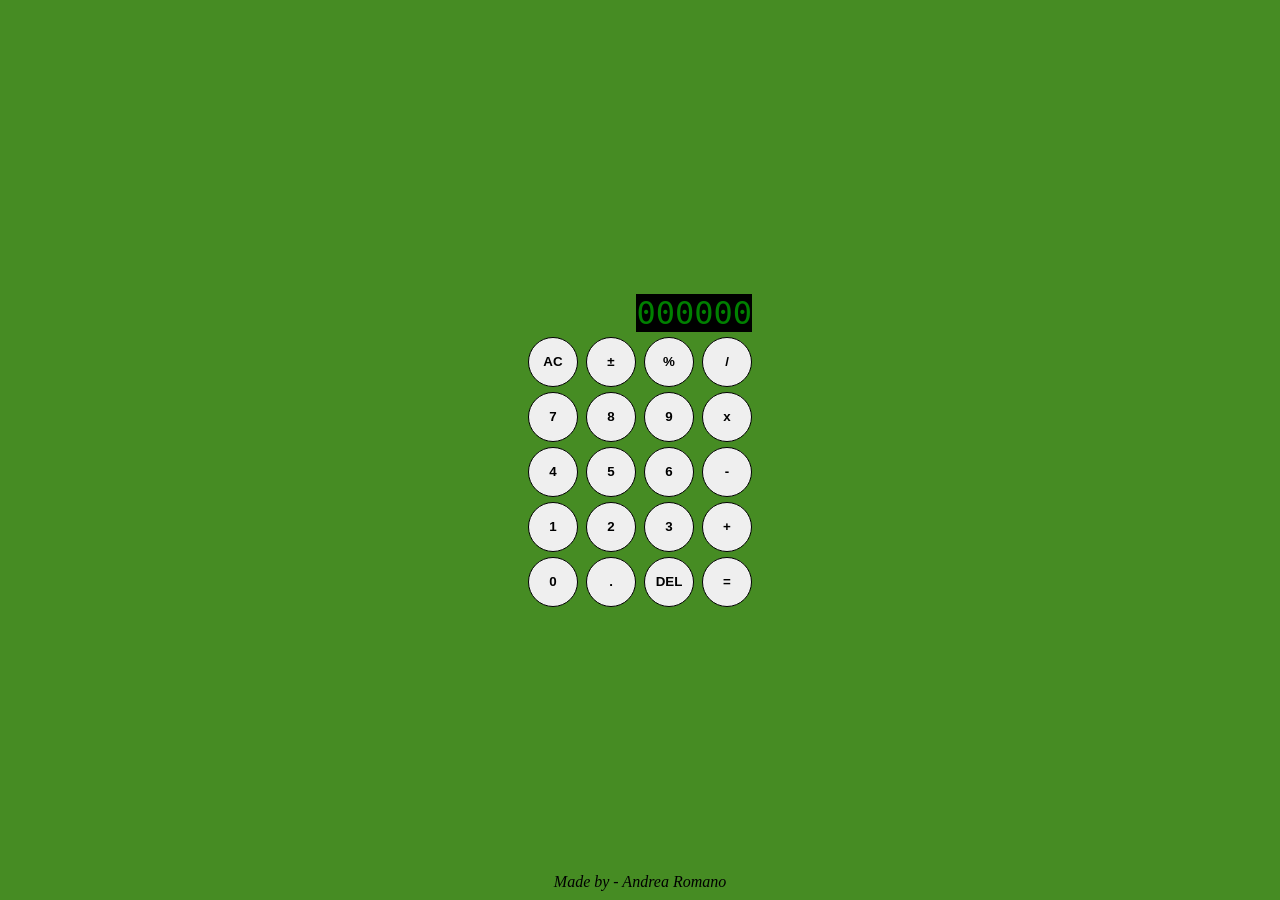
<file: calculator/index.html>
<!DOCTYPE html>
<html lang="en">
<head>
    <meta charset="UTF-8">
    <meta name="viewport" content="width=device-width, initial-scale=1.0">
    <link rel="icon" href="/favicon.svg" type="image/svg+xml">
    <link rel="stylesheet" href="style.css">
    <title>Calculator</title>
</head>
<body>
    <div id="calculator">
        <div id="display">000000</div>
        <div class="row">
            <button class="function">AC</button>
            <button class="function">±</button>
            <button class="function">%</button>
            <button class="operator">/</button>
        </div>

        <div class="row">
            <button class="number">7</button>
            <button class="number">8</button>
            <button class="number">9</button>
            <button class="operator">x</button>
        </div>

        <div class="row">
            <button class="number">4</button>
            <button class="number">5</button>
            <button class="number">6</button>
            <button class="operator">-</button>
        </div>

        <div class="row">
            <button class="number">1</button>
            <button class="number">2</button>
            <button class="number">3</button>
            <button class="operator">+</button>
        </div>

        <div class="row">
            <button class="number zero">0</button>
            <button class="decimal">.</button>
            <button class="function">DEL</button>
            <button class="equals">=</button>
        </div>
    </div>
    <footer><em>Made by - Andrea Romano</em></footer>
</body>
</html>
</file>
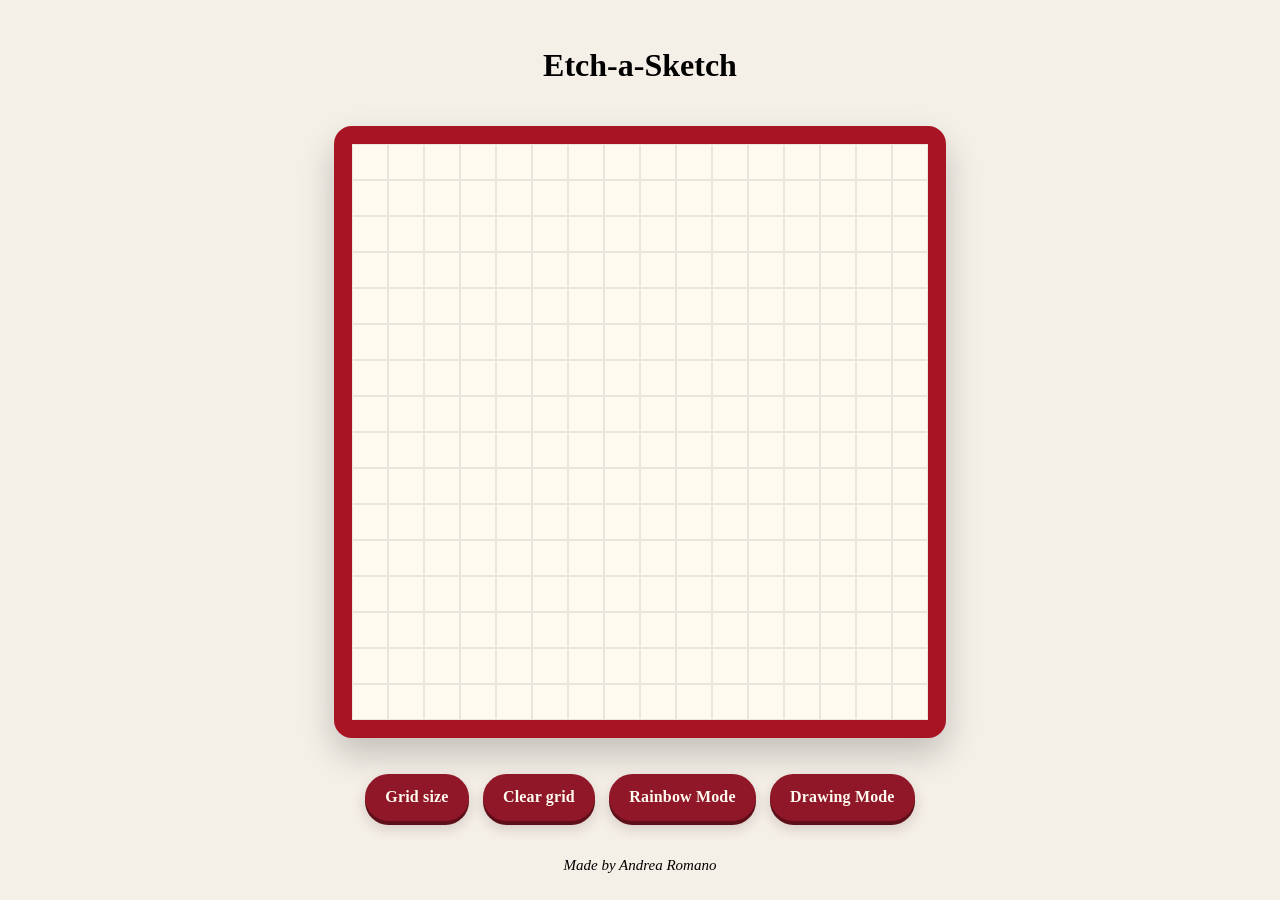
<file: etch-a-sketch/index.html>
<!DOCTYPE html>
<html lang="en">
<head>
    <meta charset="UTF-8">
    <meta name="viewport" content="width=device-width, initial-scale=1.0">
    <link rel="stylesheet" href="style.css">
    <link rel="icon" href="img/favicon.svg" type="image/svg+xml">
    <title>Etch-a-Sketch</title>
</head>
<body>
    <h1>Etch-a-Sketch</h1>
    <div id="grid"></div>

    <div class="btnContainer">
        <button id="gridBtn">Grid size</button>
        <button id="clearBtn">Clear grid</button>
        <button id="rainbowBtn" class="modeBtn" aria-pressed="false">Rainbow Mode</button>
        <button id="drawBtn" class="modeBtn" aria-pressed="false">Drawing Mode</button>
    </div>

    <footer>Made by Andrea Romano</footer>
    <script src="script.js"></script>
</body>
</html>
</file>
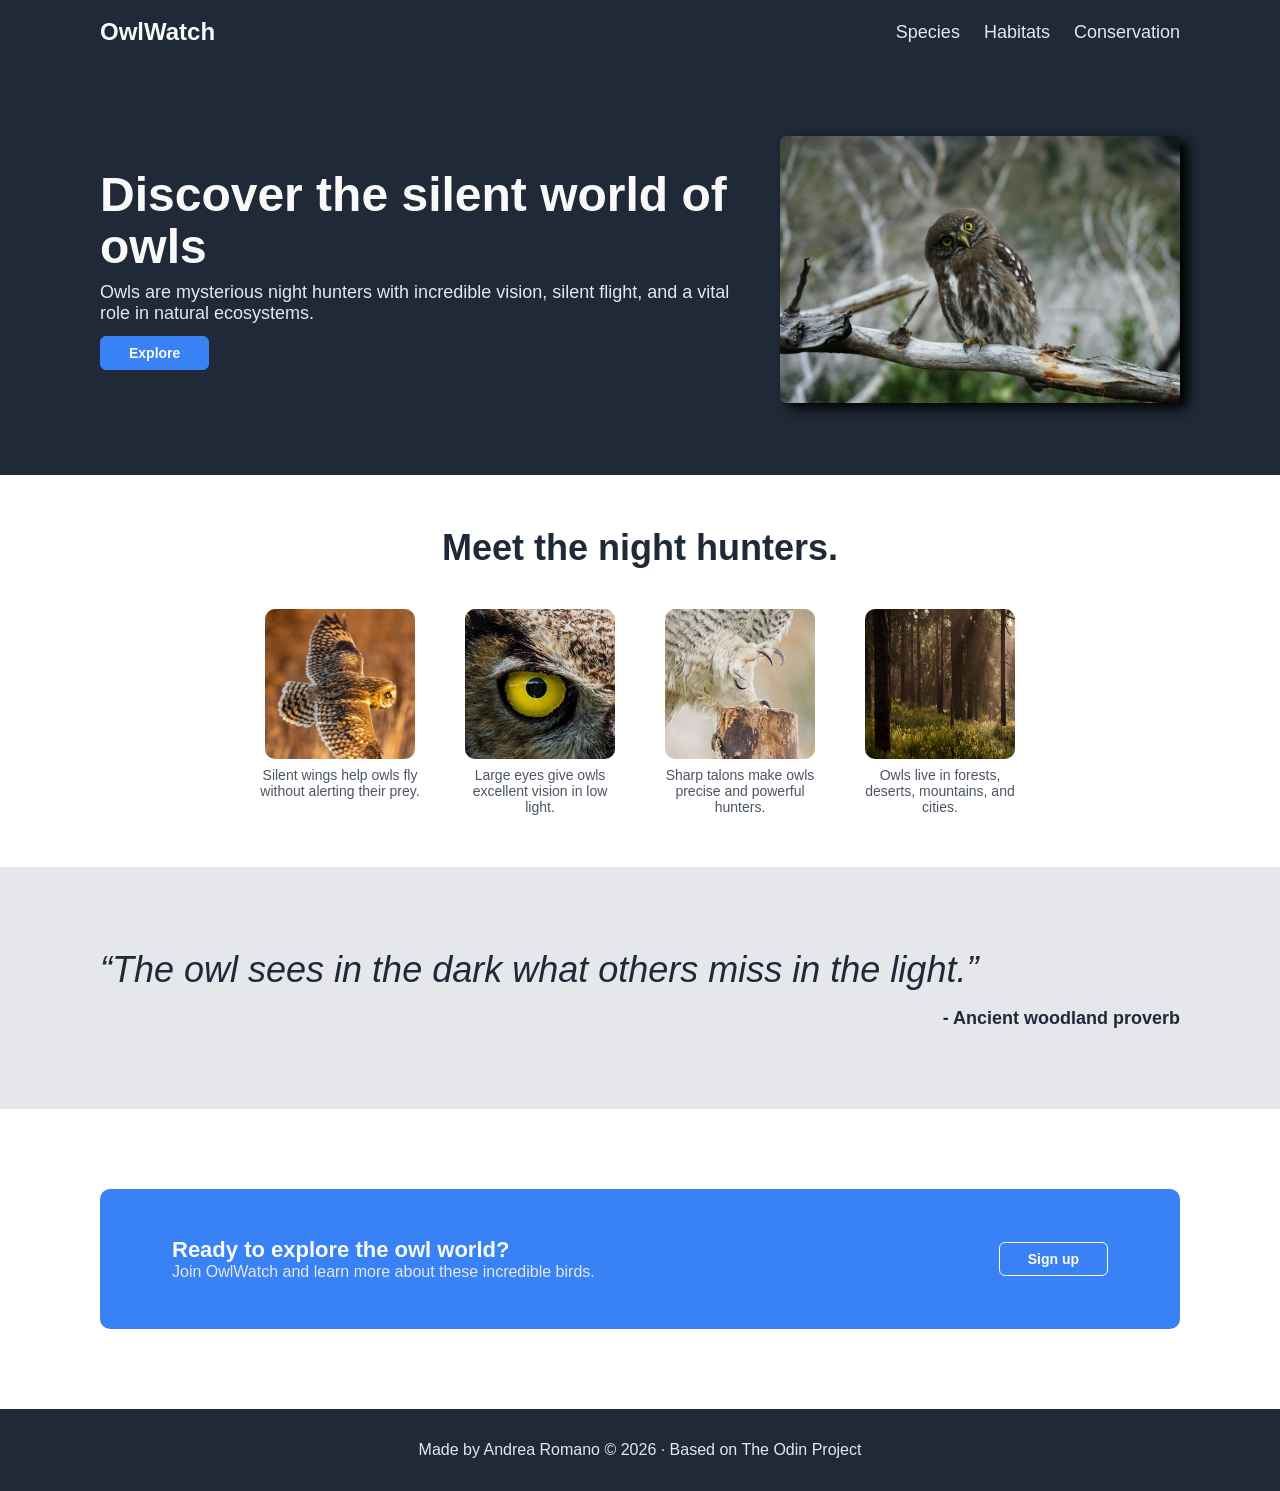
<file: landing-page/index.html>
<!DOCTYPE html>
<html lang="en">
<head>
    <meta charset="UTF-8">
    <meta name="viewport" content="width=device-width, initial-scale=1.0">
    <title>OwlWatch Landing Page</title>
    <link rel="icon" href="images/favicon.svg" type="image/svg+xml">
    <link rel="stylesheet" href="style.css">
</head>
<body>
    <!-- PART 1: HEADER + HERO -->
    <header class="site-header">
        <nav class="navbar">
            <div class="logo">OwlWatch</div>

            <ul class="nav-links">
                <li><a href="#">Species</a></li>
                <li><a href="#">Habitats</a></li>
                <li><a href="#">Conservation</a></li>
            </ul>
        </nav>

        <section class="hero">
            <div class="hero-text">
                <h1>Discover the silent world of owls</h1>

                <p>
                    Owls are mysterious night hunters with incredible vision,
                    silent flight, and a vital role in natural ecosystems.
                </p>

                <button class="button">Explore</button>
            </div>

            <!-- Replace this placeholder with a real image later -->
             <img class="hero-image" src="images/owl-hero.jpg" alt="a hero image of an owl">
        </section>
    </header>

    <!-- PART 2: MAIN CONTENT -->
    <main class="main">
        <section class="info">
            <h2>Meet the night hunters.</h2>

            <div class="cards">
                <article class="card">
                    <img class="card-image" src="images/owl-wings.jpg" alt="owl wings">
                    <p>Silent wings help owls fly without alerting their prey.</p>
                </article>

                <article class="card">
                    <img class="card-image" src="images/owl-eyes.jpg" alt="eyes">
                    <p>Large eyes give owls excellent vision in low light.</p>
                </article>

                <article class="card">
                   <img class="card-image" src="images/owl-talons.jpg" alt="owl talons">
                    <p>Sharp talons make owls precise and powerful hunters.</p>
                </article>

                <article class="card">
                    <img class="card-image" src="images/owl-forest.jpg" alt="habitat">
                    <p>Owls live in forests, deserts, mountains, and cities.</p>
                </article>
            </div>
        </section>

        <section class="quote-section">
            <div class="quote-inner">
                <q>The owl sees in the dark what others miss in the light.</q>
                <p class="quote-author">- Ancient woodland proverb</p>
            </div>
        </section>

        <section class="cta-section">
            <div class="cta-card">
                <div class="cta-text">
                    <h3>Ready to explore the owl world?</h3>
                    <p>Join OwlWatch and learn more about these incredible birds.</p>
                </div>

                <button class="button cta-button">Sign up</button>
            </div>
        </section>
    </main>

    <!-- PART 3: FOOTER -->
    <footer class="footer">
        Made by Andrea Romano &copy; 2026 · Based on The Odin Project
    </footer>
</body>
</html>
</file>
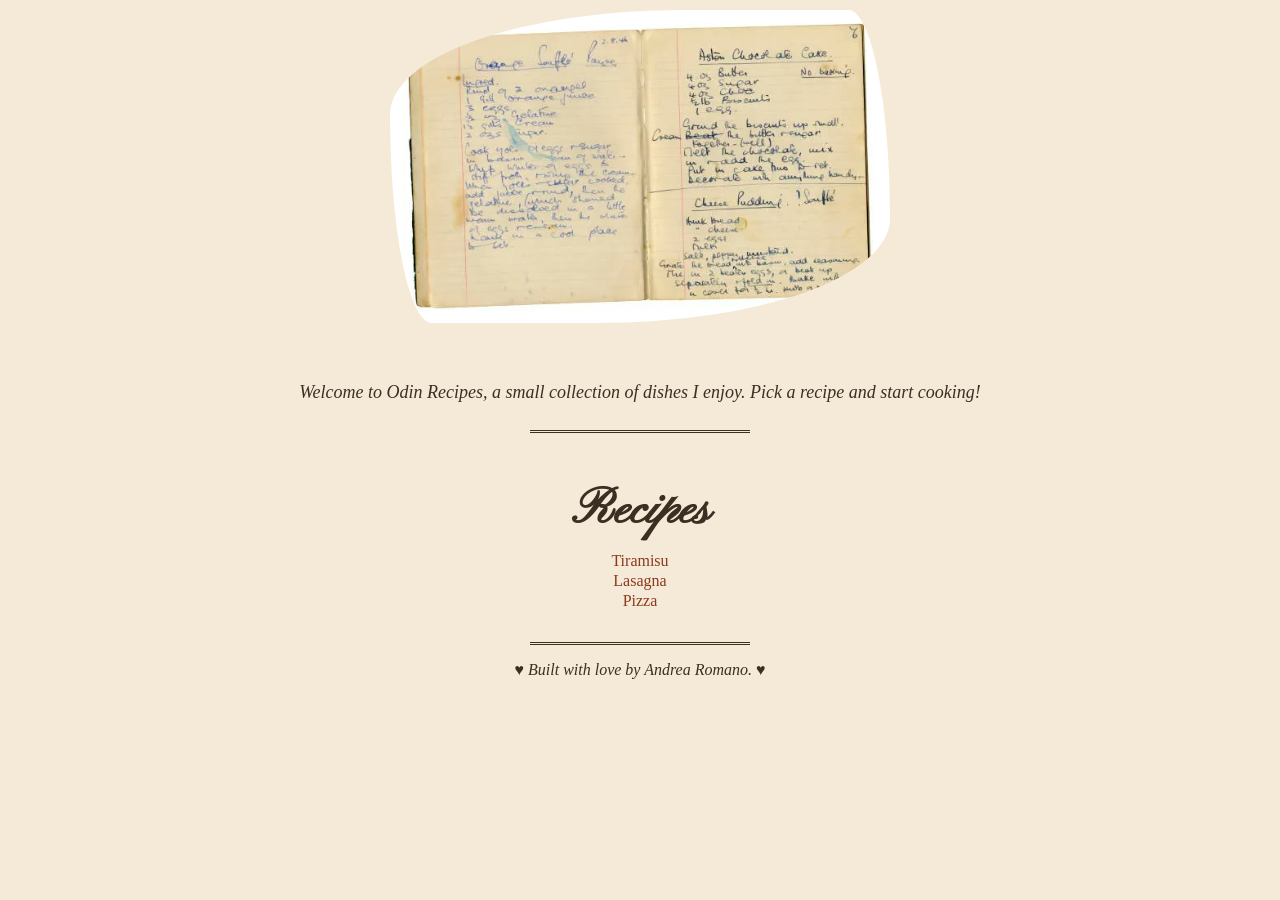
<file: odin-recipes/index.html>
<!DOCTYPE html>
<html lang="en">
<head>
    <meta charset="UTF-8">
    <meta name="viewport" content="width=device-width, initial-scale=1.0">
    <!-- Font and style-->
    <link rel="preconnect" href="https://fonts.googleapis.com">
    <link rel="preconnect" href="https://fonts.gstatic.com" crossorigin>
    <link href="https://fonts.googleapis.com/css2?family=Pinyon+Script&display=swap" rel="stylesheet">
    <link rel="stylesheet" href="styles/index_style.css">
    <link rel="icon" href="img/favicon.svg" type="image/svg+xml">
    <title>Recipes</title>
</head>
<body>
    <img class="recipe_image" src="./img/recipes_book.jpg" alt="A book of recipes" width="500">
    <div class="description"> 
        <p>
            <em>Welcome to Odin Recipes, a small collection of dishes I enjoy. Pick a recipe and start cooking!</em>
        </p>
    </div>
    <div class="title">
        <h1>Recipes</h1>
    </div>
    <ul>
        <li><a href="recipes/tiramisu.html">Tiramisu</a></li>
        <li><a href="recipes/lasagna.html">Lasagna</a></li>
        <li><a href="recipes/pizza.html">Pizza</a></li>
    </ul>
    <footer>
        <p><em>&hearts; Built with love by Andrea Romano. &hearts;</em></p>
    </footer>
</body>
</html>
</file>
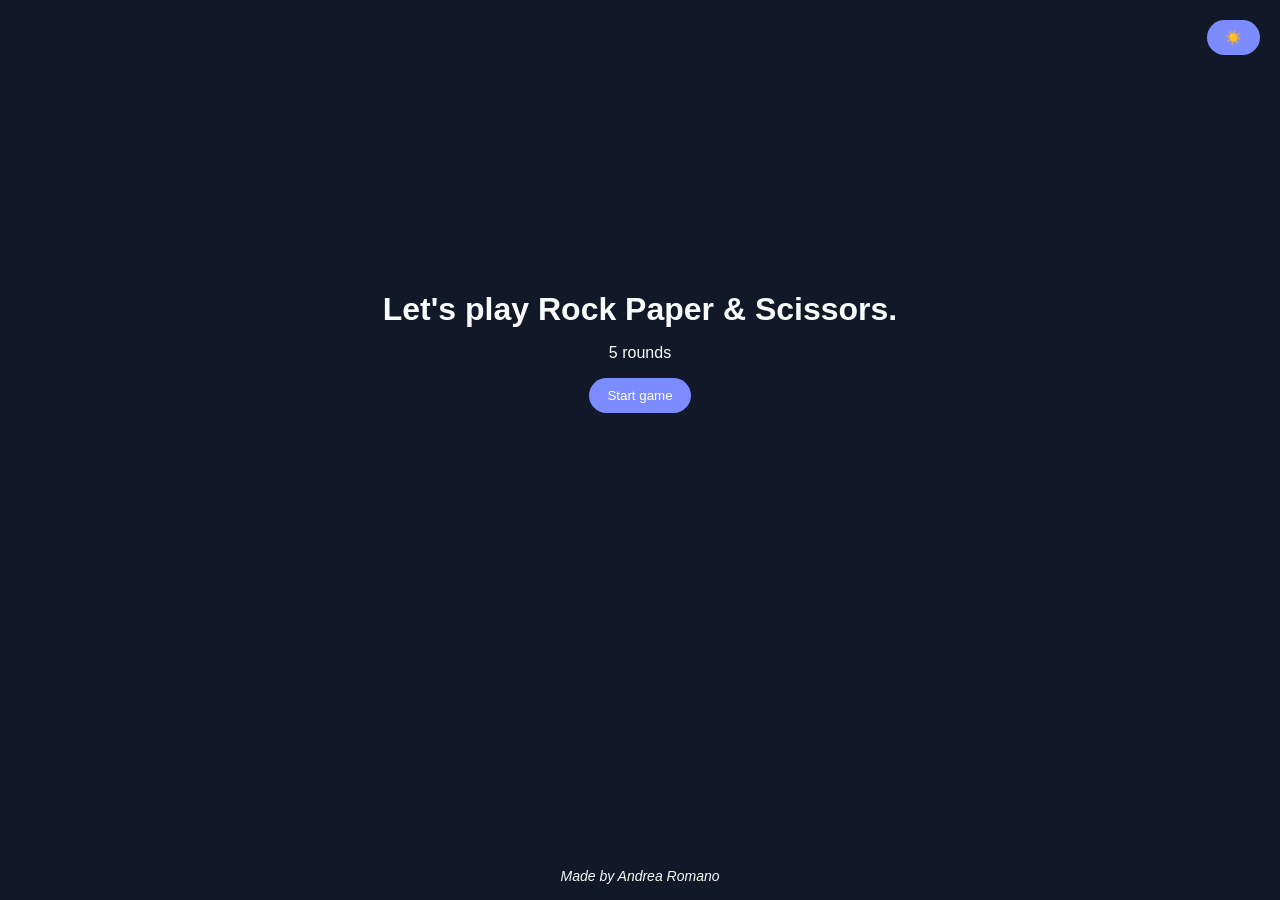
<file: rock-paper-scissors/index.html>
<!DOCTYPE html>
<html lang="en">
<head>
    <meta charset="UTF-8">
    <meta name="viewport" content="width=device-width, initial-scale=1.0">
    <link rel="stylesheet" href="style.css">
    <link rel="icon" href="img/favicon.svg" type="image/svg+xml">
    <title>Rock Paper Scissors</title>
</head>
<body>
  <header>
    <button id="switch-theme"></button>
  </header>

  <main>
    <h1>Let's play Rock Paper & Scissors.</h1>
    <p>5 rounds</p>
    <button id="start-game">Start game</button>
  </main>

  <section class="info" aria-live="polite" aria-atomic="true">
    <p id="score"></p>
    <p id="messages"></p>
  </section>

  <section class="buttons" aria-label="Choose your move">
    <button class="selector" id="rock" type="button" value="Rock">Rock</button>
    <button class="selector" id="paper" type="button" value="Paper">Paper</button>
    <button class="selector" id="scissors" type="button" value="Scissors">Scissors</button>
  </section>

  <footer>
    <em>Made by Andrea Romano</em>
  </footer>

  <script src="script.js"></script>
</body>
</html>
</file>
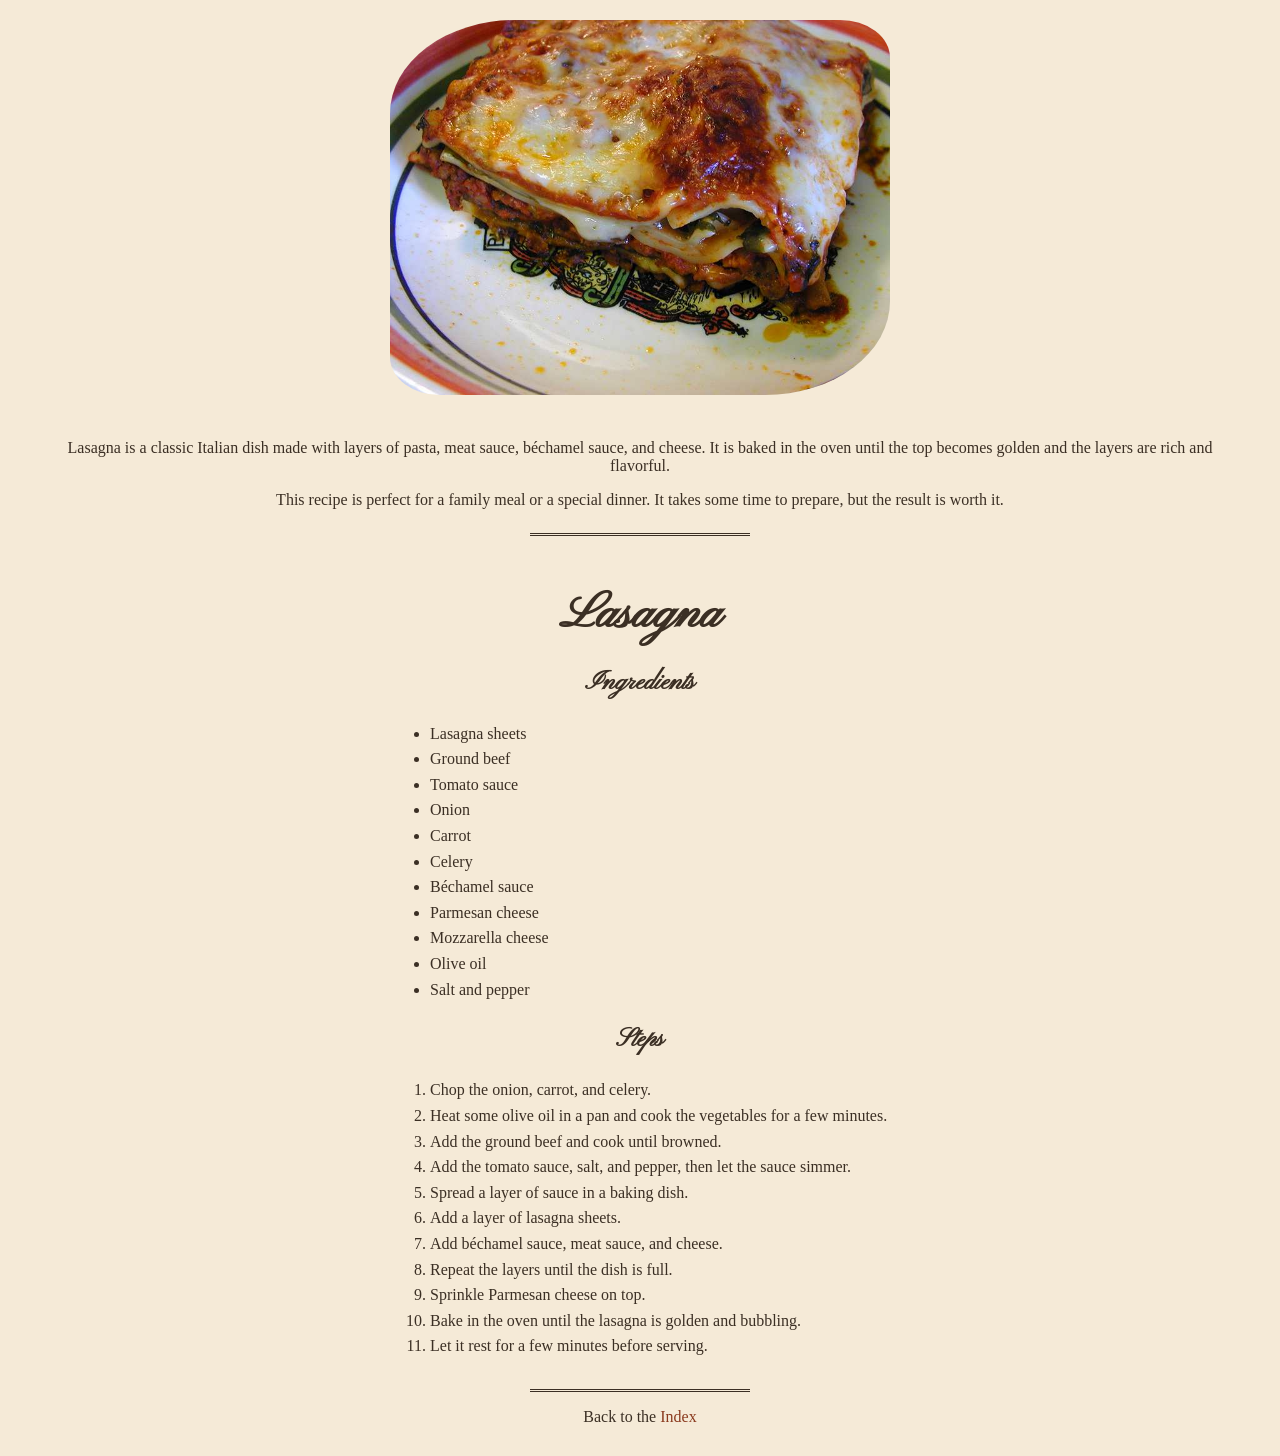
<file: odin-recipes/recipes/lasagna.html>
<!DOCTYPE html>
<html lang="en">
<head>
    <meta charset="UTF-8">
    <meta name="viewport" content="width=device-width, initial-scale=1.0">
    <!-- Font and style-->
    <link rel="preconnect" href="https://fonts.googleapis.com">
    <link rel="preconnect" href="https://fonts.gstatic.com" crossorigin>
    <link href="https://fonts.googleapis.com/css2?family=Pinyon+Script&display=swap" rel="stylesheet">
    <link rel="stylesheet" href="../styles/recipes_style.css">
    <link rel="icon" href="../img/favicon.svg" type="image/svg+xml">
    <title>Lasagna Recipe</title>
</head>
<body>
    <img class="food_image" src="../img/lasagna.jpg" alt="A baked lasagna" width="500">

    <div class="description">
        <p>
            Lasagna is a classic Italian dish made with layers of pasta, meat sauce,
            béchamel sauce, and cheese. It is baked in the oven until the top becomes
            golden and the layers are rich and flavorful.
        </p>

        <p>
            This recipe is perfect for a family meal or a special dinner. It takes some
            time to prepare, but the result is worth it.
        </p>
    </div>

    <div class="title">
        <h1>Lasagna</h1>
    </div>

    <h2 class="subtitle">Ingredients</h2>
    <ul class="ingredients">
        <li>Lasagna sheets</li>
        <li>Ground beef</li>
        <li>Tomato sauce</li>
        <li>Onion</li>
        <li>Carrot</li>
        <li>Celery</li>
        <li>Béchamel sauce</li>
        <li>Parmesan cheese</li>
        <li>Mozzarella cheese</li>
        <li>Olive oil</li>
        <li>Salt and pepper</li>
    </ul>

    <h2 class="subtitle">Steps</h2>
    <ol class="steps">
        <li>Chop the onion, carrot, and celery.</li>
        <li>Heat some olive oil in a pan and cook the vegetables for a few minutes.</li>
        <li>Add the ground beef and cook until browned.</li>
        <li>Add the tomato sauce, salt, and pepper, then let the sauce simmer.</li>
        <li>Spread a layer of sauce in a baking dish.</li>
        <li>Add a layer of lasagna sheets.</li>
        <li>Add béchamel sauce, meat sauce, and cheese.</li>
        <li>Repeat the layers until the dish is full.</li>
        <li>Sprinkle Parmesan cheese on top.</li>
        <li>Bake in the oven until the lasagna is golden and bubbling.</li>
        <li>Let it rest for a few minutes before serving.</li>
    </ol>

    <footer>
        <p>Back to the <a href="../index.html">Index</a></p>
    </footer>
</body>
</html>
</file>
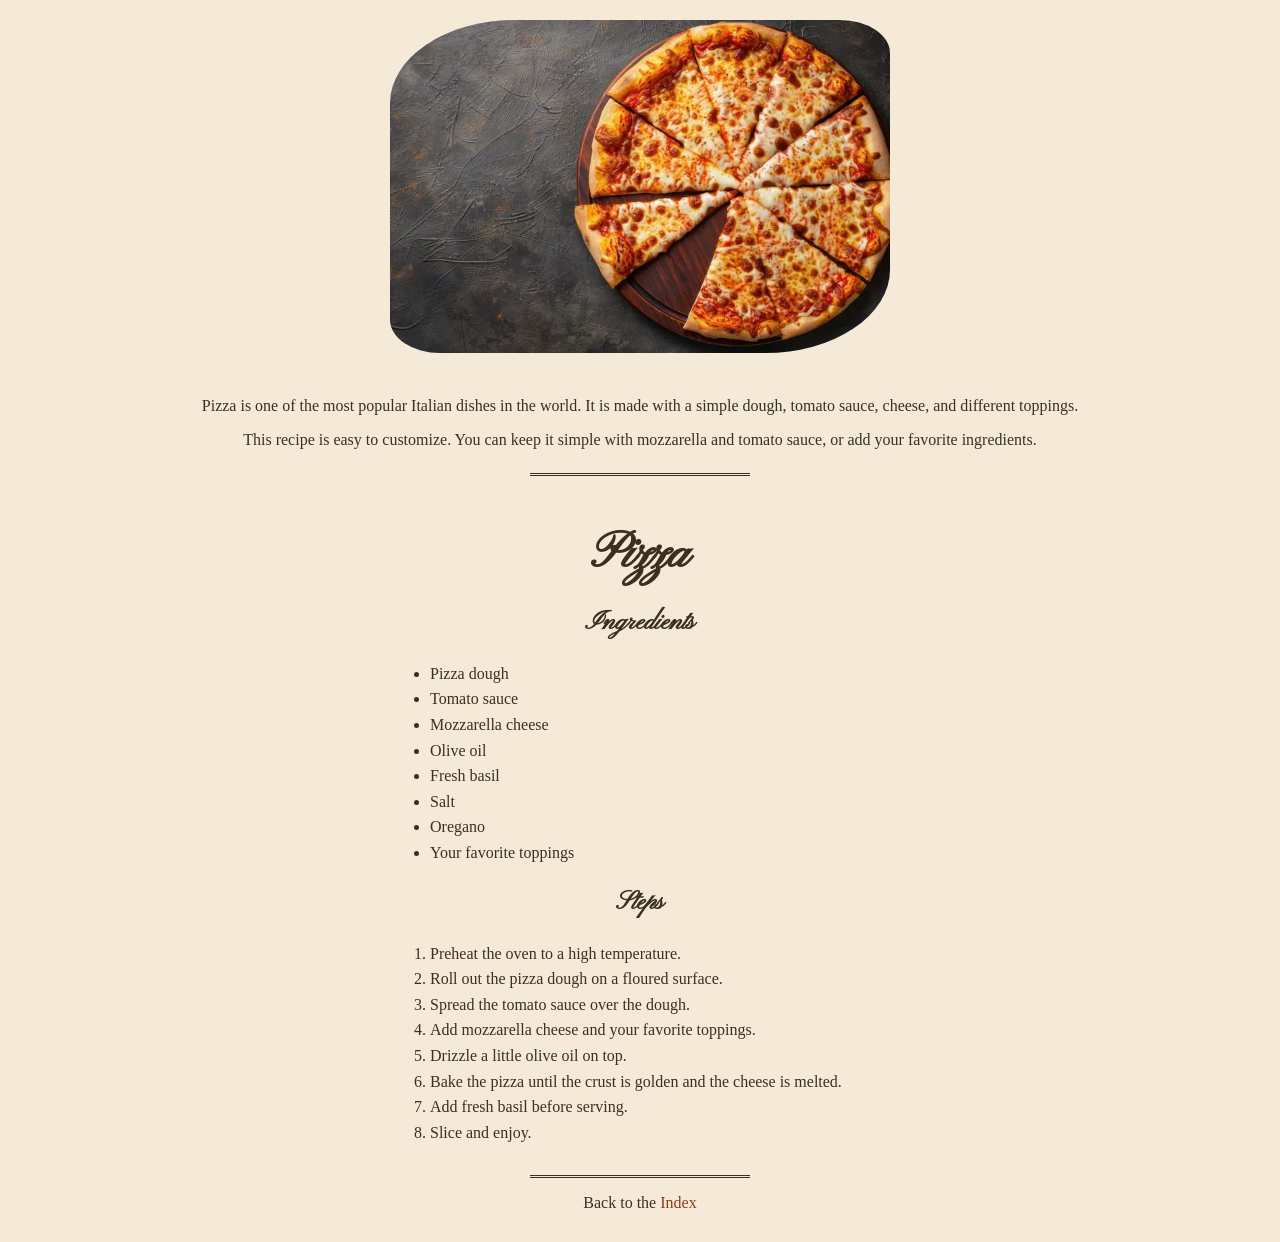
<file: odin-recipes/recipes/pizza.html>
<!DOCTYPE html>
<html lang="en">
<head>
    <meta charset="UTF-8">
    <meta name="viewport" content="width=device-width, initial-scale=1.0">
    <!-- Font and style-->
    <link rel="preconnect" href="https://fonts.googleapis.com">
    <link rel="preconnect" href="https://fonts.gstatic.com" crossorigin>
    <link href="https://fonts.googleapis.com/css2?family=Pinyon+Script&display=swap" rel="stylesheet">
    <link rel="stylesheet" href="../styles/recipes_style.css">
        <link rel="icon" href="../img/favicon.svg" type="image/svg+xml">
    <title>Pizza Recipe</title>
</head>
<body>
    <img class="food_image" src="../img/pizza.jpg" alt="A delicious pizza" width="500">

    <div class="description">
        <p>
            Pizza is one of the most popular Italian dishes in the world. It is made
            with a simple dough, tomato sauce, cheese, and different toppings.
        </p>
        <p>
            This recipe is easy to customize. You can keep it simple with mozzarella
            and tomato sauce, or add your favorite ingredients.
        </p>
    </div>

    <div class="title">
        <h1>Pizza</h1>
    </div>

    <h2 class="subtitle">Ingredients</h2>
    <ul class="ingredients">
        <li>Pizza dough</li>
        <li>Tomato sauce</li>
        <li>Mozzarella cheese</li>
        <li>Olive oil</li>
        <li>Fresh basil</li>
        <li>Salt</li>
        <li>Oregano</li>
        <li>Your favorite toppings</li>
    </ul>

    <h2 class="subtitle">Steps</h2>
    <ol class="steps">
        <li>Preheat the oven to a high temperature.</li>
        <li>Roll out the pizza dough on a floured surface.</li>
        <li>Spread the tomato sauce over the dough.</li>
        <li>Add mozzarella cheese and your favorite toppings.</li>
        <li>Drizzle a little olive oil on top.</li>
        <li>Bake the pizza until the crust is golden and the cheese is melted.</li>
        <li>Add fresh basil before serving.</li>
        <li>Slice and enjoy.</li>
    </ol>

    <footer>
        <p>Back to the <a href="../index.html">Index</a></p>
    </footer>
</body>
</html>
</file>
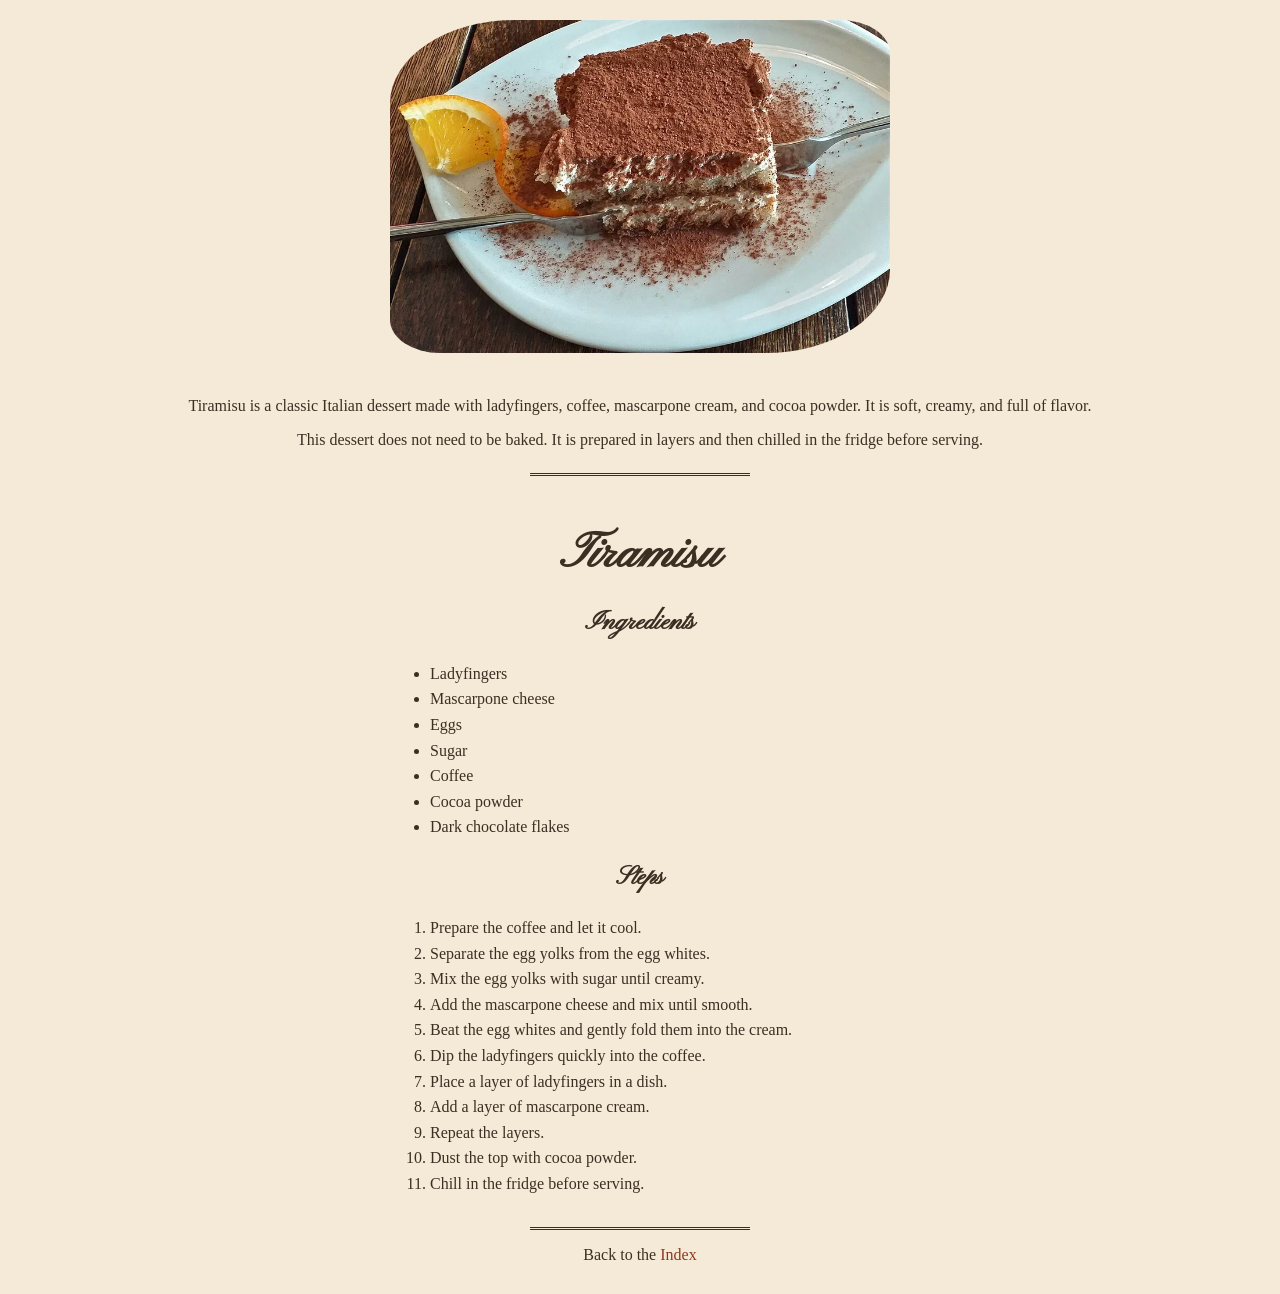
<file: odin-recipes/recipes/tiramisu.html>
<!DOCTYPE html>
<html lang="en">
<head>
    <meta charset="UTF-8">
    <meta name="viewport" content="width=device-width, initial-scale=1.0">
    <!-- Font and style-->
    <link rel="preconnect" href="https://fonts.googleapis.com">
    <link rel="preconnect" href="https://fonts.gstatic.com" crossorigin>
    <link href="https://fonts.googleapis.com/css2?family=Pinyon+Script&display=swap" rel="stylesheet">
    <link rel="stylesheet" href="../styles/recipes_style.css">
    <link rel="icon" href="../img/favicon.svg" type="image/svg+xml">
    <title>Tiramisu Recipe</title>
</head>
<body>
    <img class="food_image" src="../img/tiramisu.jpg" alt="A sweet tiramisu" width="500">

    <div class="description">
    <p>
        Tiramisu is a classic Italian dessert made with ladyfingers, coffee,
        mascarpone cream, and cocoa powder. It is soft, creamy, and full of flavor.
    </p>
    <p>
        This dessert does not need to be baked. It is prepared in layers and then
        chilled in the fridge before serving.
    </p>
    </div>
        
    <div class="title">
        <h1>Tiramisu</h1>
    </div>

    <h2 class="subtitle">Ingredients</h2>
    <ul class="ingredients">
        <li>Ladyfingers</li>
        <li>Mascarpone cheese</li>
        <li>Eggs</li>
        <li>Sugar</li>
        <li>Coffee</li>
        <li>Cocoa powder</li>
        <li>Dark chocolate flakes</li>
    </ul>

    <h2 class="subtitle">Steps</h2>
    <ol class="steps">
        <li>Prepare the coffee and let it cool.</li>
        <li>Separate the egg yolks from the egg whites.</li>
        <li>Mix the egg yolks with sugar until creamy.</li>
        <li>Add the mascarpone cheese and mix until smooth.</li>
        <li>Beat the egg whites and gently fold them into the cream.</li>
        <li>Dip the ladyfingers quickly into the coffee.</li>
        <li>Place a layer of ladyfingers in a dish.</li>
        <li>Add a layer of mascarpone cream.</li>
        <li>Repeat the layers.</li>
        <li>Dust the top with cocoa powder.</li>
        <li>Chill in the fridge before serving.</li>
    </ol>

    <footer>
        <p>Back to the <a href="../index.html">Index</a></p>
    </footer>
</body>
</html>
</file>
<file: calculator/style.css>
*{
    box-sizing: border-box;
    margin: 0;
}

body{
    min-height: 100vh;
    display: flex;
    flex-direction: column;
    align-items: center;
    background-color: #468c23;
}

#display{
    background-color: black;
    color: green;
    font-family: monospace;
    font-size: 32px;
}

#calculator{    
    display: flex;
    flex-direction: column;
    align-items: flex-end;
    /*put calculator on center */
    flex: 1; /* Problema se voglio un border?*/
    justify-content: center;
    gap: 5px;
}

.row {
  display: flex;
  gap: 8px;
}

button{
    /* è un quadrato che diventa cerchio */
    width: 50px;
    height: 50px;
    border-radius: 100%;
    cursor: pointer;
    font-weight: bold;
    border: 1px solid black;
}

footer{
    position: absolute;
    bottom: 1vh;
}
</file>
<file: etch-a-sketch/style.css>
*{
    box-sizing: border-box;
}

body {
    min-height: 100vh;
    margin: 0;

    display: flex;
    flex-direction: column;
    align-items: center;
    justify-content: center;
    gap: 1.25rem;

    background: #f4efe7;
}

#grid {
    --grid-size: 16; /* default grid size */
    touch-action: none; /* Prevent default scrolling inside the grid */

    width: min(88vw, 68vh, 720px);
    aspect-ratio: 1;

    display: flex;
    flex-wrap: wrap;
    align-items: center;
    align-content: center;

    overflow: hidden;
    border: clamp(10px, 2vw, 18px) solid #a91424;
    border-radius: 18px;
    background-color: #fffaf0;
    box-shadow: 0 16px 35px rgb(0 0 0 / 20%);
    cursor: crosshair;
}

.block {
    flex: 0 0 calc(100% / var(--grid-size));
    height: calc(100% / var(--grid-size));

    background-color: #fffaf0;
    border: 1px solid rgb(0 0 0 / 8%);
}

div.btnContainer {
    display: flex;
    flex-wrap: wrap;
    justify-content: center;
    margin: 1rem;
    gap: 0.85rem;
}

button {
    appearance: none;
    padding: 0.8rem 1.15rem;

    border: 2px solid transparent;
    border-radius: 999px;
    background-color: #8f1727;
    box-shadow: 0 4px 0 #5e0f1a, 0 7px 14px rgb(69 20 28 / 18%);
    color: #fffaf0;

    cursor: pointer;
    font: inherit;
    font-size: 1rem;
    font-weight: 700;
    letter-spacing: 0.01em;
    text-align: center;

    transition: transform 150ms ease, box-shadow 150ms ease,
        background-color 150ms ease, border-color 150ms ease;
}

button:hover {
    background-color: #a91424;
    transform: translateY(-1px);
}

button:active {
    box-shadow: 0 2px 0 #5e0f1a, 0 4px 8px rgb(69 20 28 / 16%);
    transform: translateY(2px);
}

button:focus-visible {
    outline: 3px solid #f0a44b;
    outline-offset: 3px;
}

.modeBtn.active {
    border-color: #8f1727;
    background: #fffaf0;
    box-shadow: 0 0 0 4px rgb(169 20 36 / 18%),
        0 7px 16px rgb(69 20 28 / 20%);
    color: #8f1727;
    transform: translateY(-2px);
}

#rainbowBtn.active {
    border-color: #fffaf0;
    background: linear-gradient(120deg, #d1495b, #e9a23b, #3a9d75, #3979a8, #7651a8);
    box-shadow: 0 0 0 4px rgb(117 81 168 / 20%),
        0 7px 16px rgb(69 20 28 / 20%);
    color: #fff;
}

.modeBtn.active:hover {
    filter: brightness(1.04);
}

footer {
    font-size: 15px;
    font-style: italic;
}

@media (max-width: 600px) {

    div.btnContainer {
        width: min(92vw, 22rem);
        margin: 0.25rem;
        gap: 0.5rem;
    }

    button {
        flex: 1 1 calc(50% - 0.5rem);
        min-width: 0;
        min-height: 2.65rem;
        padding: 0.5rem 0.6rem;
        box-shadow: 0 3px 0 #5e0f1a, 0 5px 10px rgb(69 20 28 / 16%);
        font-size: 0.8rem;
    }

    footer {
        margin-top: 30px;
        font-size: 12px;
    }
}
</file>
<file: landing-page/style.css>
:root {
    --dark-background-color: #1F2937;
    --quote-background-color: #E5E7EB;

    --main-text-color: #F9FAF8;
    --secondary-text-color: #E5E7EB;
    --dark-text-color: #1F2937;

    --button-color: #3882F6;
    --button-hover-color: #2673ef;

    --card-border-color: #3882F6;

    --secondary-text-size: 18px;
    --hero-title-size: 48px;
    --hero-title-size-mobile: 36px;
    --logo-size: 24px;

    --page-max-width: 1100px;
    --section-padding-x: 100px;
    --section-padding-x-mobile: 24px;

    --border-radius-small: 6px;
    --border-radius-medium: 10px;
}

/* GLOBAL --------------------------- */

* {
    box-sizing: border-box;
}

body {
    min-width: 320px;
    min-height: 100vh;
    margin: 0;

    font-family: 'Roboto', sans-serif;

    display: flex;
    flex-direction: column;
}

.main {
    /*
      This helps push the footer to the bottom when the page
      content is shorter than the viewport.

      On very large screens, this does not magically improve spacing;
      max-width containers are used for that.
    */
    flex: 1;
}

.button {
    cursor: pointer;
    background-color: var(--button-color);
    color: var(--main-text-color);

    border: 1px solid var(--button-color);
    border-radius: var(--border-radius-small);

    padding: 8px 28px;
    font-size: 14px;
    font-weight: 700;
}

.button:hover {
    background-color: var(--button-hover-color);
}

.button:active {
    transform: scale(0.95);
}

/* HEADER + NAVBAR --------------------------- */

.site-header {
    background-color: var(--dark-background-color);
    padding: 0 var(--section-padding-x);
}

.navbar,
.hero,
.info,
.quote-inner,
.cta-card {
    max-width: var(--page-max-width);
    margin: 0 auto;
}

.navbar {
    display: flex;
    align-items: center;
    justify-content: space-between;

    gap: 24px;
    padding: 18px 0;
}

.logo {
    font-size: var(--logo-size);
    font-weight: 700;
    color: var(--main-text-color);
}

.nav-links {
    list-style-type: none;
    margin: 0;
    padding: 0;

    display: flex;
    gap: 24px;
}

.nav-links a {
    text-decoration: none;
    font-size: var(--secondary-text-size);
    color: var(--secondary-text-color);
}

.nav-links a:hover {
    color: #cdd6e7;
}

/* HERO --------------------------- */

.hero {
    display: flex;
    align-items: center;
    justify-content: space-between;

    gap: 48px;
    padding: 72px 0;
}

.hero-text {
    flex: 1;
    min-width: 0;
}

.hero-text h1 {
    margin: 0 0 8px;
    font-size: var(--hero-title-size);
    line-height: 1.1;
    font-weight: 900;
    color: var(--main-text-color);
}

.hero-text p {
    margin: 0 0 12px;
    font-size: var(--secondary-text-size);
    color: var(--secondary-text-color);
}

.hero-image {
    flex: 1;
    max-width: 400px;
    min-height: 200px;

    color: var(--secondary-text-color);
    border-radius: var(--border-radius-small);
    box-shadow: 8px 5px 12px #000000;

    display: flex;
    align-items: center;
    justify-content: center;
}

/* INFO SECTION --------------------------- */

.info {
    padding: 52px var(--section-padding-x);
    text-align: center;
}

.info h2 {
    margin: 0 0 40px;
    font-size: 36px;
    font-weight: 900;
    color: var(--dark-text-color);
}

.cards {
    display: flex;
    justify-content: center;
    flex-wrap: wrap;
    gap: 40px;
}

.card {
    width: 160px;

    display: flex;
    flex-direction: column;
    align-items: center;
    text-align: center;
}

.card-image {
    width: 150px;
    height: 150px;

    border-radius: var(--border-radius-medium);
    background-color: #f3f4f6;
}

.card p {
    margin: 8px 0 0;
    font-size: 14px;
    color: #4b5563;
}

/* QUOTE SECTION --------------------------- */

.quote-section {
    background-color: var(--quote-background-color);
    padding: 80px var(--section-padding-x);
}

.quote-inner {
    display: flex;
    flex-direction: column;
}

.quote-inner q {
    color: var(--dark-text-color);
    font-size: 36px;
    font-weight: 300;
    font-style: italic;
    line-height: 1.25;
}

.quote-author {
    margin: 16px 0 0;
    color: var(--dark-text-color);
    font-size: 18px;
    font-weight: 700;
    align-self: flex-end;
}

/* CALL TO ACTION --------------------------- */

.cta-section {
    padding: 80px var(--section-padding-x);
}

.cta-card {
    background-color: var(--button-color);
    border-radius: var(--border-radius-medium);
    padding: 48px 72px;

    display: flex;
    align-items: center;
    justify-content: space-between;

    gap: 32px;
    color: var(--main-text-color);
}

.cta-text h3,
.cta-text p {
    margin: 0;
}

.cta-text h3 {
    font-size: 22px;
}

.cta-text p {
    color: var(--secondary-text-color);
}

.cta-button {
    border-color: var(--main-text-color);
    flex-shrink: 0;
}

/* FOOTER --------------------------- */

.footer {
    background-color: var(--dark-background-color);
    color: var(--secondary-text-color);

    display: flex;
    align-items: center;
    justify-content: center;

    padding: 32px 16px;
    text-align: center;
}

/* RESPONSIVE --------------------------- */

@media (max-width: 800px) {
    .site-header {
        padding: 0 var(--section-padding-x-mobile);
    }

    .navbar {
        flex-direction: column;
        text-align: center;
    }

    .nav-links {
        justify-content: center;
        flex-wrap: wrap;
        gap: 16px;
    }

    .hero {
        flex-direction: column;
        text-align: center;
        gap: 32px;
        padding: 48px 0;
    }

    .hero-text h1 {
        font-size: var(--hero-title-size-mobile);
    }

    .hero-image {
        width: 100%;
    }

    .info {
        padding: 48px var(--section-padding-x-mobile);
    }

    .cards {
        gap: 28px;
    }

    .quote-section {
        padding: 56px var(--section-padding-x-mobile);
    }

    .quote-inner q {
        font-size: 28px;
        text-align: center;
    }

    .quote-author {
        align-self: center;
        text-align: center;
    }

    .cta-section {
        padding: 56px var(--section-padding-x-mobile);
    }

    .cta-card {
        flex-direction: column;
        text-align: center;
        padding: 32px 24px;
    }
}

@media (max-width: 480px) {
    .info h2 {
        font-size: 28px;
    }

    .card {
        width: 100%;
        max-width: 220px;
    }

    .quote-inner q {
        font-size: 24px;
    }
}
</file>
<file: odin-recipes/styles/index_style.css>
* {
    box-sizing: border-box;
}

body {
    background-color: #f5ead7;
    margin: 0;
    font-family: Georgia, "Times New Roman", serif;
    color: #3b2f24;
    text-align: center;
}

img.recipe_image{
    max-width: 90%;
    height: auto;
    margin-top: 10px;
    border-radius: 70% 10% / 40% 80%;
}

.description {
    margin: 20px auto 30px;
    padding: 14px;
    font-size: 18px;
    line-height: 1.5;
}

.description::after {
    content: "";
    display: block;
    width: 220px;
    border-bottom: 3px double #3b2f24;
    margin: 24px auto 0;
}

.title h1 {
    font-size: 50px;
    font-family: "Pinyon Script", cursive;
    margin-bottom: 10px;
    font-weight: 600;
}

ul {
    list-style: none;
    padding: 0;
    margin: 0;
}
li{
    padding-bottom: 2px;
}

a {
    color: #8b3a1e;
    text-decoration: none;
}

a:hover {
    color: #b54824;
    text-decoration: underline;
}

footer::before{
    content: "";
    display: block;
    width: 220px;
    border-bottom: 3px double #3b2f24;
    margin: 0 auto;
}

footer{
    margin: 30px 30px 30px;
}
</file>
<file: rock-paper-scissors/style.css>
* {
  box-sizing: border-box;
}

:root{
  --bg-color: #f5f5f7;
  --text-color: #1f2937;
  --button-bg: #5b6dcd;
  --button-bg-hover: #465ac7;
  --button-text: #ffffff;
}

/* Override on Dark theme */
:root.dark {
  --bg-color: #111827;
  --text-color: #f9fafb;
  --button-bg: #7c8cff;
  --button-bg-hover: #6677e8;
  --button-text: #ffffff;
}

:root.dark ::selection {
  background-color: #cd0a0a;
}

body {
  min-height: 100vh;
  margin: 0;

  display: flex;
  flex-direction: column;

  background-color: var(--bg-color);
  color: var(--text-color);
  font-family: Arial, sans-serif;
}

header {
  width: 100%;
  padding: 20px;

  display: flex;
  justify-content: flex-end;
}

main {
  flex: 1;

  transition: flex-grow 600ms ease;

  display: flex;
  flex-direction: column;
  align-items: center;
  justify-content: center;

  text-align: center;
}

h1 {
  margin: 0;
}

section.info {
  width: min(calc(100% - 2rem), 36rem);
  min-height: 7rem;
  margin-inline: auto;
  padding: clamp(1rem, 3vw, 1.5rem);

  display: flex;
  flex-direction: column;
  justify-content: center;
  align-items: center;
  gap: 0.5rem;

  text-align: center;
}

#score,
#messages {
  margin: 0;
  overflow-wrap: anywhere;
}

#score {
  font-size: clamp(1rem, 3vw, 1.3rem);
  font-weight: bold;
}

#messages {
  min-height: 1.5em;
  font-size: clamp(0.9rem, 2.5vw, 1.1rem);
}

section.buttons {
  width: min(calc(100% - 2rem), 42rem);
  margin: clamp(1.5rem, 4vw, 3rem) auto 0;

  display: grid;
  grid-template-columns: repeat(3, minmax(0, 1fr));
  flex: 1;
  gap: clamp(0.5rem, 2vw, 1.5rem);

  overflow: hidden;
  opacity: 1;
  visibility: visible;
  transform: translateY(0);

  transition:
    flex-grow 600ms ease,
    margin-top 600ms ease,
    opacity 350ms ease 150ms,
    transform 600ms ease,
    visibility 0s;
}

section.buttons:not(.is-visible) {
  flex-grow: 0;
  margin-top: 0;

  opacity: 0;
  visibility: hidden;
  transform: translateY(1.5rem);
  pointer-events: none;
}

section.buttons.is-visible {
  display: grid;
  align-content: start;
}

button {
  background-color: var(--button-bg);
  color: var(--button-text);

  border: none;
  border-radius: 30px;
  padding: 10px 18px;

  cursor: pointer;

  transition:
    transform 150ms ease,
    background-color 150ms ease,
    box-shadow 150ms ease;
}

button.selector {
  width: 100%;
  min-height: clamp(4rem, 14vw, 7rem);
  padding: clamp(0.75rem, 2vw, 1.25rem);

  font-size: clamp(0.9rem, 2.5vw, 1.15rem);
  font-weight: bold;
}

button:hover {
  background-color: var(--button-bg-hover);
  box-shadow: 0 6px 16px rgba(0, 0, 0, 0.18);
}

button:active {
  transform: scale(0.95);
}

button:disabled {
  cursor: not-allowed;
  opacity: 0.55;
  box-shadow: none;
  transform: none;
}

footer {
  width: 100%;
  padding: 16px;
  text-align: center;
  font-size: 14px;
}

@media (prefers-reduced-motion: reduce) {
  main,
  section.buttons {
    transition: none;
  }
}
</file>
<file: odin-recipes/styles/recipes_style.css>
* {
    box-sizing: border-box;
}

body {
    background-color: #f5ead7;
    margin: 0;
    font-family: Georgia, "Times New Roman", serif;
    color: #3b2f24;
    text-align: center;
}

img.food_image{
    max-width: 90%;
    height: auto;
    margin-top: 20px;
    border-radius: 25% 10%;
}

.description{
    margin: 10px 30px 30px;
    padding: 14px;
}

.description::after {
    content: "";
    display: block;
    width: 220px;
    border-bottom: 3px double #3b2f24;
    margin: 24px auto 0;
}

.title h1 {
    font-family: "Pinyon Script", cursive;
    font-size: 50px;
    margin-bottom: 20px;
    font-weight: 600;
}

.subtitle{
    font-family: "Pinyon Script", cursive;
    font-size: 26px;
    font-weight: 700;
}

.ingredients,
.steps {
    max-width: 500px;
    margin: 20px auto;
    text-align: left;
    line-height: 1.6;
}

a {
    color: #8b3a1e;
    text-decoration: none;
}

a:hover {
    color: #b54824;
    text-decoration: underline;
}


footer::before{
    content: "";
    display: block;
    width: 220px;
    border-bottom: 3px double #3b2f24;
    margin: 0 auto 0;
}

footer{
    margin: 30px 30px 30px;
}
</file>
